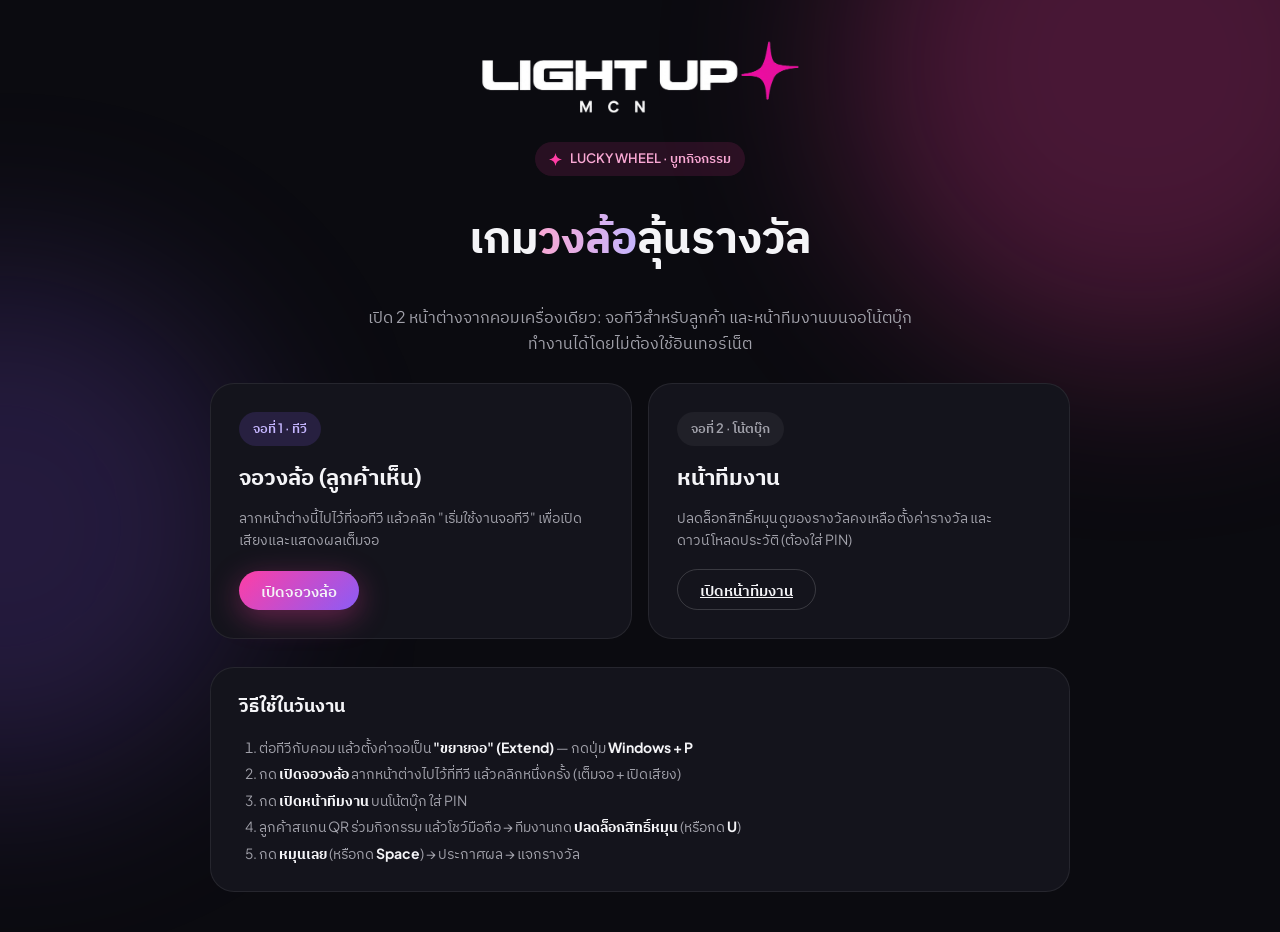
<file: index.html>
<!doctype html>
<html lang="th">
<head>
  <meta charset="utf-8">
  <meta name="viewport" content="width=device-width, initial-scale=1">
  <title>วงล้อ LIGHT UP — เริ่มต้น</title>
  <link rel="preconnect" href="https://fonts.googleapis.com">
  <link rel="preconnect" href="https://fonts.gstatic.com" crossorigin>
  <link href="https://fonts.googleapis.com/css2?family=IBM+Plex+Sans+Thai:wght@400;500;600;700&family=Plus+Jakarta+Sans:wght@400;500;600;700&display=swap" rel="stylesheet">
  <link rel="stylesheet" href="css/base.css?v=14">
  <style>
    body { min-height: 100vh; display: grid; place-items: center; padding: 40px 16px; }
    .wrap { position: relative; z-index: 1; width: min(860px, 100%); display: flex; flex-direction: column; align-items: center; gap: 28px; text-align: center; }
    .logo { width: min(320px, 70vw); }
    h1 { font-family: var(--font-thai-head); font-weight: 700; font-size: clamp(28px, 5vw, 44px); margin: 0; }
    .lead { color: var(--text-muted); margin: 0; line-height: 1.6; }
    .cards { display: grid; grid-template-columns: 1fr 1fr; gap: 16px; width: 100%; }
    .card { background: var(--surface); border: 1px solid var(--line); border-radius: 24px; padding: 28px; display: flex; flex-direction: column; align-items: flex-start; gap: 10px; text-align: left; transition: box-shadow .2s; }
    .card:hover { box-shadow: 0 0 40px rgba(255, 62, 165, .15); }
    .card h2 { font-family: var(--font-thai-head); font-size: 22px; margin: 4px 0 0; }
    .card p { color: var(--text-muted); margin: 0 0 8px; line-height: 1.55; font-size: 14px; }
    .card .btn { margin-top: auto; }
    .how { width: 100%; background: var(--surface); border: 1px solid var(--line); border-radius: 24px; padding: 24px 28px; text-align: left; }
    .how h3 { font-family: var(--font-thai-head); margin: 0 0 12px; font-size: 18px; }
    .how ol { margin: 0; padding-left: 20px; color: var(--text-muted); line-height: 1.9; font-size: 14px; }
    .how b { color: var(--text); }
    @media (max-width: 640px) { .cards { grid-template-columns: 1fr; } }
  </style>
</head>
<body class="glow-bg">
  <div class="wrap">
    <img class="logo" src="assets/logo-white.png" alt="LIGHT UP MCN">
    <span class="chip chip-pink"><span class="star"></span> LUCKY WHEEL · บูทกิจกรรม</span>
    <h1>เกม<span class="grad-text">วงล้อ</span>ลุ้นรางวัล</h1>
    <p class="lead">เปิด 2 หน้าต่างจากคอมเครื่องเดียว: จอทีวีสำหรับลูกค้า และหน้าทีมงานบนจอโน้ตบุ๊ก<br>ทำงานได้โดยไม่ต้องใช้อินเทอร์เน็ต</p>

    <div class="cards">
      <div class="card">
        <span class="chip chip-violet">จอที่ 1 · ทีวี</span>
        <h2>จอวงล้อ (ลูกค้าเห็น)</h2>
        <p>ลากหน้าต่างนี้ไปไว้ที่จอทีวี แล้วคลิก "เริ่มใช้งานจอทีวี" เพื่อเปิดเสียงและแสดงผลเต็มจอ</p>
        <button class="btn btn-primary" onclick="if (LW.tvAlive()) this.textContent = 'จอวงล้อเปิดอยู่แล้ว'; else LW.openTv()">เปิดจอวงล้อ</button>
      </div>
      <div class="card">
        <span class="chip">จอที่ 2 · โน้ตบุ๊ก</span>
        <h2>หน้าทีมงาน</h2>
        <p>ปลดล็อกสิทธิ์หมุน ดูของรางวัลคงเหลือ ตั้งค่ารางวัล และดาวน์โหลดประวัติ (ต้องใส่ PIN)</p>
        <a class="btn" href="control.html">เปิดหน้าทีมงาน</a>
      </div>
    </div>

    <div class="how">
      <h3>วิธีใช้ในวันงาน</h3>
      <ol>
        <li>ต่อทีวีกับคอม แล้วตั้งค่าจอเป็น <b>"ขยายจอ" (Extend)</b> — กดปุ่ม <b>Windows + P</b></li>
        <li>กด <b>เปิดจอวงล้อ</b> ลากหน้าต่างไปไว้ที่ทีวี แล้วคลิกหนึ่งครั้ง (เต็มจอ + เปิดเสียง)</li>
        <li>กด <b>เปิดหน้าทีมงาน</b> บนโน้ตบุ๊ก ใส่ PIN</li>
        <li>ลูกค้าสแกน QR ร่วมกิจกรรม แล้วโชว์มือถือ → ทีมงานกด <b>ปลดล็อกสิทธิ์หมุน</b> (หรือกด <b>U</b>)</li>
        <li>กด <b>หมุนเลย</b> (หรือกด <b>Space</b>) → ประกาศผล → แจกรางวัล</li>
      </ol>
    </div>
  </div>
  <script src="js/store.js?v=14"></script>
</body>
</html>
</file>
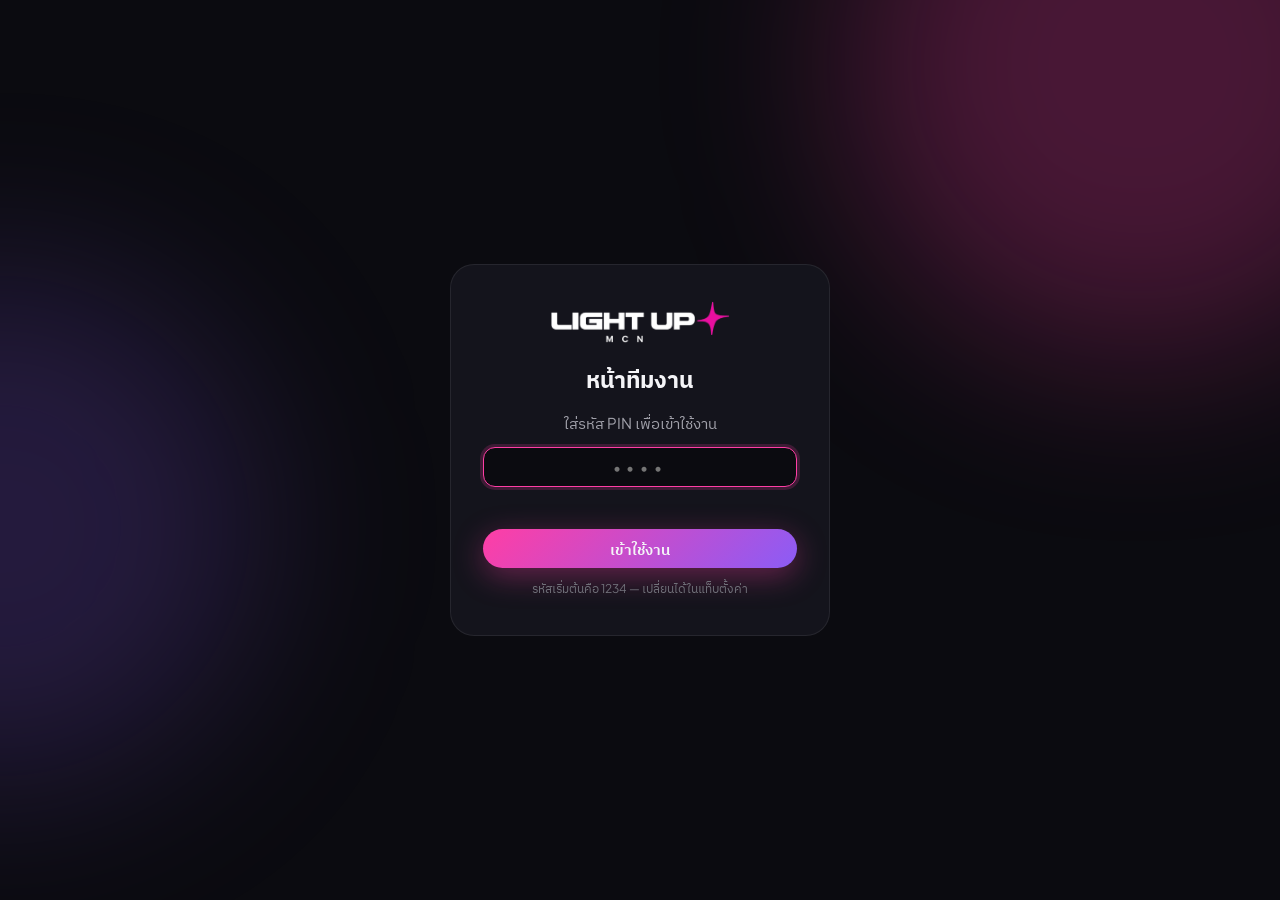
<file: control.html>
<!doctype html>
<html lang="th">
<head>
  <meta charset="utf-8">
  <meta name="viewport" content="width=device-width, initial-scale=1">
  <title>วงล้อ LIGHT UP — หน้าทีมงาน</title>
  <link rel="preconnect" href="https://fonts.googleapis.com">
  <link rel="preconnect" href="https://fonts.gstatic.com" crossorigin>
  <link href="https://fonts.googleapis.com/css2?family=IBM+Plex+Sans+Thai:wght@400;500;600;700&family=Plus+Jakarta+Sans:wght@400;500;600;700&family=Unbounded:wght@700;800&display=swap" rel="stylesheet">
  <link rel="stylesheet" href="css/base.css?v=14">
  <link rel="stylesheet" href="css/control.css?v=14">
</head>
<body class="glow-bg">

  <!-- ใส่ PIN ก่อนเข้า -->
  <div class="pin-gate" id="pinGate">
    <form class="pin-card" id="pinForm">
      <img src="assets/logo-white.png" alt="LIGHT UP MCN" class="pin-logo">
      <h2>หน้าทีมงาน</h2>
      <p>ใส่รหัส PIN เพื่อเข้าใช้งาน</p>
      <input id="pinInput" type="password" inputmode="numeric" autocomplete="off" placeholder="••••" aria-label="รหัส PIN">
      <div class="pin-error" id="pinError"></div>
      <button class="btn btn-primary" type="submit">เข้าใช้งาน</button>
      <small>รหัสเริ่มต้นคือ 1234 — เปลี่ยนได้ในแท็บตั้งค่า</small>
    </form>
  </div>

  <div class="app">
    <header class="topbar">
      <img src="assets/logo-white.png" alt="LIGHT UP MCN" class="top-logo">
      <nav class="tabs" id="tabs">
        <button data-tab="control" class="active">ควบคุม</button>
        <button data-tab="prizes">รางวัล</button>
        <button data-tab="settings">ตั้งค่า</button>
        <button data-tab="history">ประวัติ</button>
      </nav>
      <div class="top-right">
        <span class="chip" id="tvStatus"><span class="dot"></span> จอทีวี</span>
        <button class="btn btn-sm" id="openTv">เปิดจอทีวี</button>
      </div>
    </header>

    <!-- เตือนเมื่อจอไม่ได้ตั้งเป็นแบบขยาย (Extend) -->
    <div class="screen-warn" id="screenWarn">
      <div class="screen-warn-icon">!</div>
      <div>
        <strong>ระวัง: ลูกค้าอาจเห็นหน้านี้</strong>
        <p>ตอนนี้คอมใช้จอเดียว หรือต่อทีวีแบบ "ทำซ้ำ" (ทีวีแสดงภาพเดียวกับจอนี้) — กด <kbd>Windows</kbd> + <kbd>P</kbd> แล้วเลือก <b>ขยาย (Extend)</b></p>
      </div>
    </div>

    <!-- ===== ควบคุม ===== -->
    <section class="tab-page active" data-page="control">
      <div class="control-grid">
        <div class="card action-card">
          <div class="label">สถานะจอทีวี</div>
          <div class="phase-text" id="phaseText">—</div>
          <button class="btn btn-primary big-action" id="bigAction">ปลดล็อกสิทธิ์หมุน</button>
          <div class="action-row">
            <button class="btn btn-sm" id="spinNow">หมุนเลย</button>
            <button class="btn btn-sm" id="lockBtn">ยกเลิกสิทธิ์</button>
            <button class="btn btn-sm" id="closeResult">ปิดหน้าประกาศผล</button>
          </div>
          <div class="kbd-hint">คีย์ลัด: <kbd>U</kbd> ปลดล็อก · <kbd>Space</kbd> หมุน (ใช้ได้เมื่ออยู่ในแท็บควบคุม)</div>
        </div>

        <div class="card">
          <div class="label">ผลล่าสุด</div>
          <div class="last-result" id="lastResult">ยังไม่มีการหมุน</div>
          <div class="stats">
            <div><span class="num" id="statSpins">0</span><span>หมุนแล้ว (ครั้ง)</span></div>
            <div><span class="num" id="statGiven">0</span><span>แจกรางวัลแล้ว (ชิ้น)</span></div>
          </div>
        </div>

        <div class="card wide">
          <div class="card-head">
            <div class="label">ของรางวัลคงเหลือ</div>
            <span class="muted small">อัปเดตทันทีทุกครั้งที่หมุน</span>
          </div>
          <div class="stock-list" id="stockList"></div>
        </div>

        <div class="card wide screen-card">
          <div>
            <div class="label">เช็กจอก่อนเปิดบูท</div>
            <p class="screen-line" id="screenLine">—</p>
          </div>
          <button class="btn btn-sm" id="identify">ทดสอบ: จอไหนคือทีวี?</button>
        </div>
      </div>
    </section>

    <!-- ===== รางวัล ===== -->
    <section class="tab-page" data-page="prizes">
      <div class="card">
        <div class="card-head">
          <div>
            <h3>รายการรางวัล</h3>
            <p class="muted small">ทุกช่องบนวงล้อมีขนาดเท่ากัน แต่ "โอกาส" กำหนดว่าแต่ละรางวัลออกบ่อยแค่ไหน · เว้นช่อง "จำนวน" ว่างไว้ = ไม่จำกัด</p>
          </div>
          <button class="btn btn-sm" id="addPrize">+ เพิ่มรางวัล</button>
        </div>
        <div class="table-wrap">
          <table class="prize-table">
            <thead>
              <tr>
                <th></th>
                <th>รูป</th>
                <th>ชื่อรางวัล</th>
                <th>ประเภท</th>
                <th title="ตัวเลขยิ่งน้อย ยิ่งออกยาก">โอกาส</th>
                <th>โอกาสจริง</th>
                <th>จำนวน</th>
                <th>แจก / เหลือ</th>
                <th title="รางวัลนี้จะยังไม่ออก จนกว่าจะหมุนครบจำนวนครั้งนี้">ออกได้หลังครั้งที่</th>
                <th>สีช่อง</th>
                <th></th>
              </tr>
            </thead>
            <tbody id="prizeRows"></tbody>
          </table>
        </div>
      </div>

      <div class="card">
        <div class="card-head">
          <div>
            <h3>ทดลองสุ่ม</h3>
            <p class="muted small">จำลองการหมุนหลายครั้งตามค่าที่ตั้งไว้ (รวมที่ยังไม่บันทึก) โดยไม่บันทึกลงประวัติจริง และไม่หักของรางวัลจริง</p>
          </div>
          <div class="sim-controls">
            <select id="simTimes">
              <option value="100">100 ครั้ง</option>
              <option value="500" selected>500 ครั้ง</option>
              <option value="1000">1,000 ครั้ง</option>
            </select>
            <button class="btn btn-sm" id="simulate">ทดลอง</button>
          </div>
        </div>
        <div class="sim-result" id="simResult"></div>
      </div>
    </section>

    <!-- ===== ตั้งค่า ===== -->
    <section class="tab-page" data-page="settings">
      <div class="settings-grid">
        <div class="card">
          <h3>ข้อความบนจอทีวี</h3>
          <label>หัวข้อใหญ่<input data-set="title" type="text"></label>
          <label>คำอธิบาย<input data-set="subtitle" type="text"></label>
          <label>ข้อความใต้ QR<input data-set="qrCaption" type="text"></label>
          <label>ขั้นตอนที่ 1<input data-step="0" type="text"></label>
          <label>ขั้นตอนที่ 2<input data-step="1" type="text"></label>
          <label>ขั้นตอนที่ 3<input data-step="2" type="text"></label>
        </div>

        <div class="card">
          <h3>รูป QR</h3>
          <p class="muted small">อัปโหลดรูป QR ที่ทำไว้ (PNG/JPG) เช่น QR ของ LINE OA, IG หรือ Google Form</p>
          <div class="qr-upload">
            <div class="qr-preview" id="qrPreview"></div>
            <div class="qr-actions">
              <span class="muted small" id="qrNote"></span>
              <label class="btn btn-sm file-btn">เปลี่ยนรูป<input type="file" id="qrFile" accept="image/*"></label>
              <button class="btn btn-sm" id="qrRemove">กลับไปใช้รูปเริ่มต้น</button>
            </div>
          </div>
        </div>

        <div class="card">
          <h3>การเล่น</h3>
          <label class="switch"><input data-set="requireUnlock" type="checkbox"><span>ต้องให้ทีมงานปลดล็อกก่อนหมุน</span></label>
          <label class="switch"><input data-set="sound" type="checkbox"><span>เปิดเสียง</span></label>
          <label>เอฟเฟกต์พื้นหลังจอทีวี
            <select data-set="fx">
              <option value="full">เต็ม (แวววาวที่สุด)</option>
              <option value="lite">เบา (ถ้าวงล้อหมุนกระตุก)</option>
              <option value="off">ปิด</option>
            </select>
          </label>
          <label>เวลาหมุน (วินาที)<input data-set="spinSeconds" type="number" min="2" max="15"></label>
          <label>แสดงหน้าประกาศผลนาน (วินาที)<input data-set="resultSeconds" type="number" min="3" max="60"></label>
          <label>โชว์วิดีโอโลโก้เมื่อไม่มีคนเล่นนาน (วินาที, 0 = ปิด)<input data-set="idleSeconds" type="number" min="0" max="600"></label>
        </div>

        <div class="card">
          <h3>ความปลอดภัยและสำรองข้อมูล</h3>
          <label>รหัส PIN หน้าทีมงาน<input data-set="pin" type="text" inputmode="numeric"></label>
          <div class="btn-col">
            <button class="btn btn-sm" id="exportConfig">ดาวน์โหลดไฟล์ตั้งค่า (สำรอง)</button>
            <label class="btn btn-sm file-btn">นำเข้าไฟล์ตั้งค่า<input type="file" id="importConfig" accept=".json,application/json"></label>
            <button class="btn btn-sm btn-danger" id="resetConfig">คืนค่าตัวอย่างทั้งหมด</button>
          </div>
        </div>
      </div>
    </section>

    <!-- ===== ประวัติ ===== -->
    <section class="tab-page" data-page="history">
      <div class="card">
        <div class="card-head">
          <div>
            <h3>ประวัติการหมุน</h3>
            <p class="muted small" id="historyCount"></p>
          </div>
          <div class="btn-row">
            <button class="btn btn-sm" id="exportCsv">ดาวน์โหลด Excel (CSV)</button>
            <button class="btn btn-sm btn-danger" id="clearLog">ล้างประวัติ (เริ่มนับใหม่)</button>
          </div>
        </div>
        <div class="table-wrap">
          <table class="history-table">
            <thead><tr><th>ครั้งที่</th><th>เวลา</th><th>รางวัล</th><th>ประเภท</th></tr></thead>
            <tbody id="historyRows"></tbody>
          </table>
        </div>
      </div>
    </section>

    <!-- แถบบันทึก -->
    <div class="save-bar" id="saveBar">
      <span>มีการแก้ไขที่ยังไม่บันทึก</span>
      <button class="btn btn-sm" id="discard">ยกเลิก</button>
      <button class="btn btn-sm btn-primary" id="save">บันทึก</button>
    </div>
    <div class="toast" id="toast"></div>
  </div>

  <!-- กล่องยืนยันในหน้าเว็บ (ใช้แทนกล่องของเบราว์เซอร์ ซึ่งบางที่ถูกปิดไว้) -->
  <div class="modal" id="modal" hidden>
    <div class="modal-card" role="dialog" aria-modal="true" aria-labelledby="modalText">
      <p id="modalText"></p>
      <div class="modal-actions">
        <button class="btn btn-sm" id="modalCancel">ยกเลิก</button>
        <button class="btn btn-sm btn-primary" id="modalOk">ตกลง</button>
      </div>
    </div>
  </div>

  <script src="js/store.js?v=14"></script>
  <script src="js/control.js?v=14"></script>
</body>
</html>
</file>
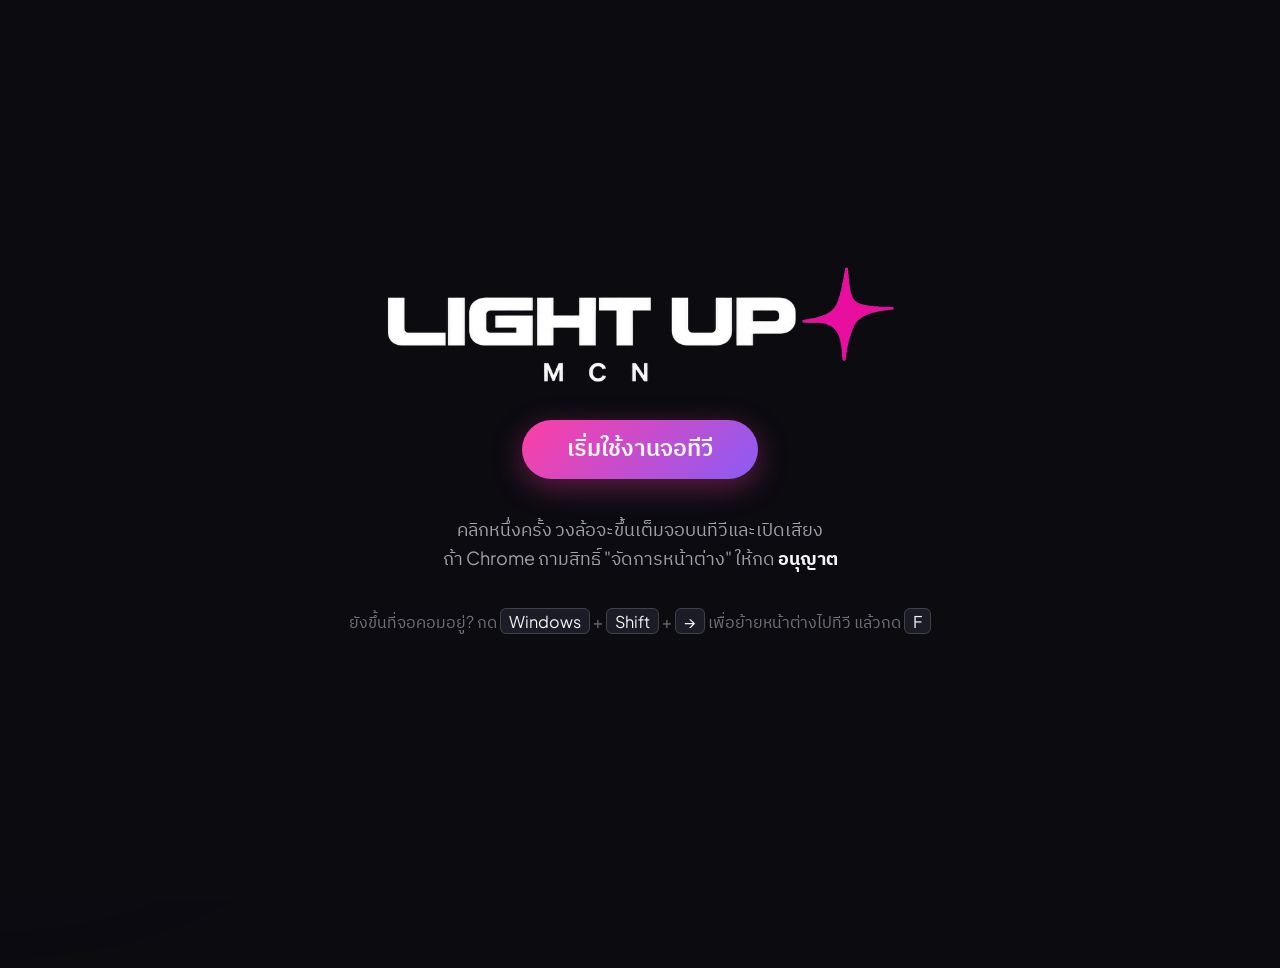
<file: tv.html>
<!doctype html>
<html lang="th">
<head>
  <meta charset="utf-8">
  <meta name="viewport" content="width=device-width, initial-scale=1">
  <title>วงล้อ LIGHT UP — จอทีวี</title>
  <link rel="preconnect" href="https://fonts.googleapis.com">
  <link rel="preconnect" href="https://fonts.gstatic.com" crossorigin>
  <link href="https://fonts.googleapis.com/css2?family=IBM+Plex+Sans+Thai:wght@400;500;600;700&family=Plus+Jakarta+Sans:wght@400;500;600;700&family=Unbounded:wght@700;800&display=swap" rel="stylesheet">
  <link rel="stylesheet" href="css/base.css?v=14">
  <link rel="stylesheet" href="css/tv.css?v=14">
</head>
<body class="glow-bg" data-phase="attract" data-fx="full">

  <!-- พื้นหลังเคลื่อนไหว -->
  <div class="aurora" aria-hidden="true"><span></span><span></span><span></span><span></span></div>
  <div class="beams" aria-hidden="true"><span></span><span></span></div>
  <canvas class="fx" id="fx" aria-hidden="true"></canvas>
  <div class="flash" id="flash" aria-hidden="true"></div>

  <main class="stage">
    <!-- วงล้อ -->
    <section class="wheel-area">
      <div class="wheel-wrap" id="wheelWrap">
        <div class="halo" aria-hidden="true"></div>
        <div class="orbits" aria-hidden="true"><span></span><span></span><span></span></div>
        <div class="rays" aria-hidden="true"></div>
        <div class="rays rays-2" aria-hidden="true"></div>
        <div class="rim" aria-hidden="true"></div>
        <div class="lights" id="lights"></div>
        <canvas id="wheel" aria-label="วงล้อรางวัล"></canvas>
        <div class="gloss" aria-hidden="true"></div>
        <svg class="pointer" id="pointer" viewBox="0 0 60 80" aria-hidden="true">
          <defs>
            <linearGradient id="pg" x1="0" y1="0" x2="1" y2="1">
              <stop offset="0" stop-color="#FF3EA5"/><stop offset="1" stop-color="#8B5CF6"/>
            </linearGradient>
          </defs>
          <path d="M30 78 L6 22 A26 26 0 1 1 54 22 Z" fill="url(#pg)"/>
          <circle cx="30" cy="26" r="9" fill="#0B0B10"/>
        </svg>
        <button class="hub" id="hub" aria-label="หมุน"><span class="star"></span></button>
      </div>
    </section>

    <!-- แผงข้อความด้านขวา -->
    <section class="panel">
      <img class="logo" src="assets/logo-white.png" alt="LIGHT UP MCN">

      <span class="chip chip-pink eyebrow"><span class="star"></span> LUCKY WHEEL</span>
      <h1 id="title">หมุนวงล้อ ลุ้นรางวัล</h1>
      <p class="subtitle" id="subtitle"></p>

      <!-- รอสแกน -->
      <div class="state state-attract">
        <div class="qr-card">
          <div class="qr-box" id="qrBox"></div>
          <div class="qr-side">
            <div class="qr-caption" id="qrCaption"></div>
            <ol class="steps" id="steps"></ol>
          </div>
        </div>
      </div>

      <!-- พร้อมหมุน -->
      <div class="state state-ready">
        <div class="ready-card">
          <span class="chip chip-violet"><span class="dot live"></span> สิทธิ์ของคุณพร้อมแล้ว</span>
          <div class="ready-title">ถึงตาคุณแล้ว!</div>
          <button class="btn btn-primary spin-btn" id="spinBtn">หมุนเลย</button>
          <div class="hint">หรือกดปุ่ม Space</div>
        </div>
        <div class="mini-qr" id="miniQr"></div>
      </div>

      <!-- กำลังหมุน -->
      <div class="state state-spinning">
        <div class="ready-card">
          <div class="ready-title spinning-text">ลุ้น<span class="grad-text">เลย</span>...</div>
          <div class="hint">วงล้อกำลังหมุน</div>
        </div>
      </div>

      <!-- รางวัลหมด -->
      <div class="state state-empty">
        <div class="ready-card">
          <div class="ready-title">ของรางวัลหมดแล้ว</div>
          <div class="hint">ขอบคุณทุกคนที่มาร่วมสนุกกับเรา</div>
        </div>
      </div>
    </section>
  </main>

  <!-- ประกาศผล -->
  <div class="result" id="result" aria-live="polite">
    <div class="result-rays" aria-hidden="true"></div>
    <div class="shock" aria-hidden="true"><span></span><span></span><span></span></div>
    <div class="result-inner">
      <img class="result-logo" src="assets/logo-white.png" alt="LIGHT UP MCN">
      <div class="result-head" id="resultHead"></div>
      <div class="result-prize" id="resultPrize" aria-hidden="true">
        <div class="rp-rays"></div>
        <div class="rp-glow"></div>
        <div class="rp-ring"></div>
        <div class="rp-ring rp-ring-2"></div>
        <div class="rp-item"><img id="resultImg" alt=""><span class="rp-shine"></span></div>
        <div class="rp-floor"></div>
        <span class="star rp-spark rp-spark-1"></span>
        <span class="star rp-spark rp-spark-2"></span>
        <span class="star rp-spark rp-spark-3"></span>
      </div>
      <div class="result-name" id="resultName"></div>
      <div class="result-sub" id="resultSub"></div>
    </div>
    <div class="result-timer"><span id="resultBar"></span></div>
  </div>

  <canvas class="confetti" id="confetti"></canvas>

  <!-- หน้ารอเมื่อไม่มีคนเล่นนาน ๆ -->
  <div class="idle" id="idle">
    <video src="assets/logo-motion.mp4" autoplay muted loop playsinline></video>
    <div class="idle-text"><span class="star"></span> มาหมุนวงล้อ ลุ้นรางวัลกันเลย</div>
    <div class="idle-qr"><div class="qr-box" id="idleQr"></div><span id="idleQrCaption"></span></div>
  </div>

  <!-- ทีมงานกด "จอไหนคือทีวี?" -->
  <div class="identify" id="identify"><span class="star"></span> นี่คือจอลูกค้า</div>

  <!-- เปิดจอวงล้อซ้ำ -->
  <div class="dup" id="dup">
    <div class="dup-title">หน้าต่างนี้หยุดทำงาน</div>
    <p id="dupText"></p>
    <p>ปิดหน้าต่างนี้ได้เลย หรือกดปุ่มด้านล่างถ้าต้องการใช้หน้าต่างนี้เป็นจอวงล้อแทน</p>
    <button class="btn btn-primary" id="dupTake">ใช้หน้าต่างนี้แทน</button>
  </div>

  <!-- คลิกครั้งแรก เพื่อเปิดเสียงและเต็มจอ -->
  <div class="start" id="start">
    <img class="logo" src="assets/logo-white.png" alt="">
    <button class="btn btn-primary">เริ่มใช้งานจอทีวี</button>
    <p>คลิกหนึ่งครั้ง วงล้อจะขึ้นเต็มจอบนทีวีและเปิดเสียง<br>ถ้า Chrome ถามสิทธิ์ "จัดการหน้าต่าง" ให้กด <b>อนุญาต</b></p>
    <p class="start-tip">ยังขึ้นที่จอคอมอยู่? กด <kbd>Windows</kbd> + <kbd>Shift</kbd> + <kbd>→</kbd> เพื่อย้ายหน้าต่างไปทีวี แล้วกด <kbd>F</kbd></p>
  </div>

  <script src="js/store.js?v=14"></script>
  <script src="js/tv.js?v=14"></script>
  <script src="js/fx.js?v=14"></script>
</body>
</html>
</file>
<file: css/base.css>
/* ค่าสีและฟอนต์ตาม CI ของ LIGHT UP MCN (Midnight Neon) */
:root {
  --night: #0B0B10;
  --surface: #14141C;
  --surface-raised: #1C1C26;
  --text: #F4F4F7;
  --text-muted: #A1A1AA;
  --text-faint: #71717A;
  --pink: #FF3EA5;
  --pink-light: #F9A8D4;
  --violet: #8B5CF6;
  --violet-light: #C4B5FD;
  --line: rgba(255, 255, 255, 0.08);
  --line-strong: rgba(255, 255, 255, 0.16);
  --neon-gradient: linear-gradient(135deg, #FF3EA5, #8B5CF6);
  --text-gradient: linear-gradient(90deg, #F9A8D4, #C4B5FD);
  --success: #34D399;
  --danger: #F43F5E;
  --cyan: #22D3EE;

  /* ถ้าไม่มีอินเทอร์เน็ต จะใช้ฟอนต์ไทยที่มีในเครื่อง Windows แทน */
  --font-display: 'Unbounded', 'IBM Plex Sans Thai', 'Leelawadee UI', Tahoma, sans-serif;
  --font-thai-head: 'IBM Plex Sans Thai', 'Leelawadee UI', Tahoma, sans-serif;
  --font-body: 'Plus Jakarta Sans', 'IBM Plex Sans Thai', 'Leelawadee UI', Tahoma, sans-serif;
}

* { box-sizing: border-box; }

html, body {
  margin: 0;
  background: var(--night);
  color: var(--text);
  font-family: var(--font-body);
  -webkit-font-smoothing: antialiased;
}

/* แสงเรืองชมพูมุมบนขวา + ม่วงฝั่งซ้าย */
.glow-bg::before,
.glow-bg::after {
  content: '';
  position: fixed;
  border-radius: 50%;
  filter: blur(90px);
  pointer-events: none;
  z-index: 0;
}
.glow-bg::before {
  width: 46vw; height: 46vw;
  top: -18vw; right: -12vw;
  background: rgba(255, 62, 165, 0.25);
}
.glow-bg::after {
  width: 40vw; height: 40vw;
  top: 30vh; left: -20vw;
  background: rgba(139, 92, 246, 0.20);
}

.grad-text {
  background: var(--text-gradient);
  -webkit-background-clip: text;
  background-clip: text;
  color: transparent;
}

/* ปุ่ม */
.btn {
  display: inline-flex;
  align-items: center;
  justify-content: center;
  gap: .5em;
  border-radius: 999px;
  border: 1px solid var(--line-strong);
  background: transparent;
  color: var(--text);
  font: 600 15px/1 var(--font-body);
  padding: 12px 22px;
  cursor: pointer;
  transition: transform .15s, box-shadow .2s, background .2s, opacity .2s;
  white-space: nowrap;
}
.btn:hover { background: rgba(255, 255, 255, 0.05); }
.btn:active { transform: scale(.97); }
.btn:disabled { opacity: .4; cursor: not-allowed; transform: none; }
.btn-primary {
  border: 0;
  background: var(--neon-gradient);
  box-shadow: 0 8px 30px rgba(255, 62, 165, 0.35);
}
.btn-primary:hover { background: var(--neon-gradient); box-shadow: 0 8px 40px rgba(255, 62, 165, 0.5); }
.btn-danger { border-color: rgba(244, 63, 94, .5); color: #FDA4AF; }
.btn-danger:hover { background: rgba(244, 63, 94, .1); }
.btn-sm { padding: 8px 14px; font-size: 13px; }
.btn-icon { padding: 8px; width: 34px; height: 34px; font-size: 14px; }

/* ป้าย */
.chip {
  display: inline-flex;
  align-items: center;
  gap: 8px;
  padding: 6px 14px;
  border-radius: 999px;
  background: rgba(255, 255, 255, 0.05);
  color: var(--text-muted);
  font-size: 13px;
  font-weight: 600;
}
.chip .dot { width: 8px; height: 8px; border-radius: 50%; background: var(--text-faint); }
.chip-pink { background: rgba(255, 62, 165, 0.12); color: var(--pink-light); }
.chip-violet { background: rgba(139, 92, 246, 0.16); color: var(--violet-light); }

.star {
  display: inline-block;
  width: 1em; height: 1em;
  background: var(--pink);
  -webkit-mask: url("data:image/svg+xml,%3Csvg xmlns='http://www.w3.org/2000/svg' viewBox='0 0 24 24'%3E%3Cpath d='M12 0C12.9 7.2 16.8 11.1 24 12C16.8 12.9 12.9 16.8 12 24C11.1 16.8 7.2 12.9 0 12C7.2 11.1 11.1 7.2 12 0Z'/%3E%3C/svg%3E") center / contain no-repeat;
          mask: url("data:image/svg+xml,%3Csvg xmlns='http://www.w3.org/2000/svg' viewBox='0 0 24 24'%3E%3Cpath d='M12 0C12.9 7.2 16.8 11.1 24 12C16.8 12.9 12.9 16.8 12 24C11.1 16.8 7.2 12.9 0 12C7.2 11.1 11.1 7.2 12 0Z'/%3E%3C/svg%3E") center / contain no-repeat;
}
</file>
<file: css/control.css>
/* หน้าทีมงาน — ใช้บนจอโน้ตบุ๊ก */
body { min-height: 100vh; font-size: 15px; }
.app { position: relative; z-index: 1; max-width: 1280px; margin: 0 auto; padding: 0 24px 120px; }
body.locked .app { display: none; }

h2, h3 { font-family: var(--font-thai-head); font-weight: 700; margin: 0; }
h3 { font-size: 20px; }
.muted { color: var(--text-muted); }
.small { font-size: 13px; }
p { margin: 6px 0 0; line-height: 1.5; }

/* ---------- PIN ---------- */
.pin-gate { position: fixed; inset: 0; z-index: 50; display: none; place-items: center; padding: 16px; }
body.locked .pin-gate { display: grid; }
.pin-card {
  width: min(380px, 100%);
  background: var(--surface);
  border: 1px solid var(--line);
  border-radius: 24px;
  padding: 36px 32px;
  display: flex;
  flex-direction: column;
  align-items: center;
  gap: 12px;
  text-align: center;
}
.pin-logo { width: 180px; margin-bottom: 8px; }
.pin-card p { color: var(--text-muted); margin: 0; }
.pin-card input { text-align: center; font-size: 24px; letter-spacing: .4em; width: 100%; }
.pin-card small { color: var(--text-faint); font-size: 12px; }
.pin-error { color: var(--danger); font-size: 13px; min-height: 18px; }
.pin-card .btn { width: 100%; }

/* ---------- แถบบน ---------- */
.topbar {
  position: sticky;
  top: 0;
  z-index: 5;
  display: flex;
  align-items: center;
  gap: 24px;
  padding: 16px 0;
  background: rgba(11, 11, 16, .85);
  backdrop-filter: blur(12px);
  border-bottom: 1px solid var(--line);
  margin-bottom: 24px;
  flex-wrap: wrap;
}
.top-logo { width: 130px; }
.tabs { display: flex; gap: 4px; background: var(--surface); border: 1px solid var(--line); border-radius: 999px; padding: 4px; }
.tabs button {
  border: 0;
  background: transparent;
  color: var(--text-muted);
  font: 600 14px/1 var(--font-body);
  padding: 10px 18px;
  border-radius: 999px;
  cursor: pointer;
}
.tabs button.active { background: var(--neon-gradient); color: #fff; }
.top-right { margin-left: auto; display: flex; gap: 10px; align-items: center; }
#tvStatus.on .dot { background: var(--success); box-shadow: 0 0 8px var(--success); }
#tvStatus.on { color: var(--text); }
#tvStatus.off .dot { background: var(--danger); }

.tab-page { display: none; }
.tab-page.active { display: block; }

/* ---------- การ์ด ---------- */
.card {
  background: var(--surface);
  border: 1px solid var(--line);
  border-radius: 24px;
  padding: 24px;
  margin-bottom: 20px;
}
.card-head { display: flex; justify-content: space-between; align-items: flex-start; gap: 16px; margin-bottom: 16px; flex-wrap: wrap; }
.label { color: var(--text-muted); font-size: 13px; font-weight: 600; text-transform: uppercase; letter-spacing: .06em; }

/* ---------- ควบคุม ---------- */
.control-grid { display: grid; grid-template-columns: 1.2fr 1fr; gap: 20px; }
.control-grid .card { margin: 0; }
.control-grid .wide { grid-column: 1 / -1; }
.action-card { display: flex; flex-direction: column; gap: 14px; }
.phase-text { font-family: var(--font-thai-head); font-weight: 700; font-size: 26px; }
.big-action { font-size: 20px; padding: 20px; font-family: var(--font-thai-head); }
.action-row, .btn-row, .btn-col { display: flex; gap: 8px; flex-wrap: wrap; }
.btn-col { flex-direction: column; align-items: flex-start; margin-top: 8px; }
.kbd-hint { color: var(--text-faint); font-size: 12px; }
kbd { background: var(--surface-raised); border: 1px solid var(--line-strong); border-radius: 6px; padding: 1px 6px; font-family: inherit; font-size: 11px; }

.last-result { font-family: var(--font-thai-head); font-weight: 700; font-size: 28px; margin: 10px 0 18px; }
.last-result small { display: block; font-family: var(--font-body); font-weight: 400; font-size: 13px; color: var(--text-faint); margin-top: 4px; }
.stats { display: grid; grid-template-columns: 1fr 1fr; gap: 12px; }
.stats > div { background: var(--surface-raised); border-radius: 16px; padding: 16px; display: flex; flex-direction: column; gap: 4px; }
.stats span:last-child { color: var(--text-muted); font-size: 13px; }
.num { font-family: var(--font-display); font-weight: 800; font-size: 36px; line-height: 1.1; }

.stock-list { display: grid; grid-template-columns: repeat(auto-fill, minmax(260px, 1fr)); gap: 12px; }
.stock-item { background: var(--surface-raised); border-radius: 16px; padding: 14px 16px; display: grid; gap: 8px; }
.stock-item.out { opacity: .55; }
.stock-top { display: flex; justify-content: space-between; align-items: baseline; gap: 8px; }
.stock-name { font-weight: 600; display: flex; align-items: center; gap: 8px; min-width: 0; }
.stock-name .sw { flex: none; width: 10px; height: 10px; border-radius: 3px; box-shadow: 0 0 0 1px var(--line-strong); }
.stock-left { font-family: var(--font-display); font-weight: 800; font-size: 20px; white-space: nowrap; }
.stock-left small { font-family: var(--font-body); font-weight: 500; font-size: 12px; color: var(--text-faint); }
.bar { height: 6px; border-radius: 99px; background: var(--line); overflow: hidden; }
.bar span { display: block; height: 100%; background: var(--neon-gradient); border-radius: 99px; }
.stock-meta { font-size: 12px; color: var(--text-faint); display: flex; justify-content: space-between; gap: 8px; }
.stock-meta .warn { color: #FDA4AF; }

/* ---------- เช็กจอ ---------- */
.screen-warn {
  display: none;
  gap: 16px;
  align-items: flex-start;
  background: rgba(244, 63, 94, .1);
  border: 1px solid rgba(244, 63, 94, .5);
  border-radius: 24px;
  padding: 18px 22px;
  margin-bottom: 20px;
}
body.not-extended .screen-warn { display: flex; }
.screen-warn strong { font-family: var(--font-thai-head); font-size: 17px; color: #FDA4AF; }
.screen-warn p { color: var(--text); margin-top: 4px; }
.screen-warn-icon { flex: none; width: 32px; height: 32px; border-radius: 50%; background: var(--danger); color: #fff; display: grid; place-items: center; font-weight: 800; }
.screen-card { display: flex; justify-content: space-between; align-items: center; gap: 16px; flex-wrap: wrap; }
.screen-line { font-size: 14px; }
.screen-line .ok { color: var(--success); font-weight: 600; }
.screen-line .bad { color: #FDA4AF; font-weight: 600; }

/* ---------- ฟอร์ม ---------- */
input[type="text"], input[type="number"], input[type="password"], select {
  background: var(--night);
  border: 1px solid var(--line-strong);
  border-radius: 12px;
  color: var(--text);
  font: 500 14px var(--font-body);
  padding: 10px 12px;
  outline: none;
  transition: border-color .15s, box-shadow .15s;
}
input:focus, select:focus { border-color: var(--pink); box-shadow: 0 0 0 3px rgba(255, 62, 165, .18); }
input[type="number"] { width: 90px; }
.settings-grid { display: grid; grid-template-columns: 1fr 1fr; gap: 20px; }
.settings-grid .card { margin: 0; display: flex; flex-direction: column; gap: 14px; }
.settings-grid label { display: flex; flex-direction: column; gap: 6px; color: var(--text-muted); font-size: 13px; font-weight: 600; }
.settings-grid label input[type="text"] { width: 100%; }
label.switch { flex-direction: row !important; align-items: center; gap: 10px !important; color: var(--text) !important; font-size: 14px !important; cursor: pointer; }
.switch input { width: 18px; height: 18px; accent-color: var(--pink); }
.file-btn { position: relative; overflow: hidden; }
.file-btn input { position: absolute; inset: 0; opacity: 0; cursor: pointer; }

.qr-upload { display: flex; gap: 20px; align-items: center; }
.qr-preview { width: 150px; aspect-ratio: 1; border-radius: 16px; background: #fff; padding: 10px; display: grid; place-items: center; }
.qr-preview img { width: 100%; height: 100%; object-fit: contain; }
.qr-preview.empty { background: var(--surface-raised); border: 2px dashed var(--line-strong); color: var(--text-faint); font-size: 12px; text-align: center; }
.qr-actions { display: flex; flex-direction: column; gap: 8px; align-items: flex-start; }

/* ---------- ตาราง ---------- */
.table-wrap { overflow-x: auto; }
table { width: 100%; border-collapse: collapse; }
th { text-align: left; color: var(--text-faint); font-size: 12px; font-weight: 600; padding: 8px 8px 12px; white-space: nowrap; border-bottom: 1px solid var(--line); }
td { padding: 8px; border-bottom: 1px solid var(--line); vertical-align: middle; }
.prize-table input[type="text"] { width: 100%; min-width: 160px; }
.prize-table input[type="number"] { width: 80px; }
.prize-table tr.inactive td { opacity: .65; }
.prize-table .chance { font-family: var(--font-display); font-weight: 700; font-size: 15px; white-space: nowrap; }
.prize-table .why { display: block; font-family: var(--font-body); font-weight: 500; font-size: 11px; color: #FDA4AF; margin-top: 2px; white-space: normal; max-width: 140px; }
.prize-table .given { white-space: nowrap; color: var(--text-muted); font-size: 13px; }
.move { display: flex; flex-direction: column; gap: 2px; }
.move button { background: none; border: 0; color: var(--text-faint); cursor: pointer; font-size: 11px; padding: 2px 4px; line-height: 1; }
.move button:hover { color: var(--text); }
.color-cell { display: flex; align-items: center; gap: 6px; }
.color-cell input[type="color"] { width: 34px; height: 34px; border: 1px solid var(--line-strong); border-radius: 10px; background: none; padding: 2px; cursor: pointer; }
.color-cell .auto { font-size: 11px; color: var(--text-faint); background: none; border: 0; cursor: pointer; padding: 0; text-decoration: underline; }
.last-pic { display: block; width: 96px; height: 96px; object-fit: contain; border-radius: 16px; background: radial-gradient(circle, rgba(255, 62, 165, .25), var(--surface-raised) 70%); margin-bottom: 10px; }
.pic-cell { display: flex; align-items: center; gap: 8px; }
.thumb {
  flex: none;
  width: 44px;
  height: 44px;
  border-radius: 12px;
  background: radial-gradient(circle, rgba(255, 62, 165, .25), var(--surface-raised) 70%);
  border: 1px solid var(--line-strong);
  display: grid;
  place-items: center;
  overflow: hidden;
  color: var(--text-faint);
}
.thumb img { width: 100%; height: 100%; object-fit: contain; }
.thumb.none { background: var(--surface-raised); }
.pic-select { max-width: 150px; }
.tier-select.t-jackpot { border-color: var(--pink); color: var(--pink-light); }
.tier-select.t-rare { border-color: var(--violet); color: var(--violet-light); }

.history-table td { font-size: 14px; }
.history-table .tier { font-size: 12px; }
.empty-row td { text-align: center; color: var(--text-faint); padding: 40px; }

.sim-controls { display: flex; gap: 8px; }
.sim-result { display: grid; gap: 10px; }
.sim-row { display: grid; grid-template-columns: 180px 1fr 120px; gap: 12px; align-items: center; font-size: 14px; }
.sim-row .bar { height: 10px; }
.sim-row .v { text-align: right; color: var(--text-muted); font-variant-numeric: tabular-nums; }

/* ---------- กล่องยืนยัน ---------- */
.modal {
  position: fixed;
  inset: 0;
  z-index: 60;
  display: grid;
  place-items: center;
  padding: 16px;
  background: rgba(11, 11, 16, .75);
  backdrop-filter: blur(6px);
}
.modal[hidden] { display: none; }
.modal-card {
  width: min(440px, 100%);
  background: var(--surface-raised);
  border: 1px solid var(--line-strong);
  border-radius: 24px;
  padding: 28px;
  box-shadow: 0 0 40px rgba(255, 62, 165, .2), 0 20px 50px rgba(0, 0, 0, .5);
}
.modal-card p { margin: 0 0 22px; font-size: 16px; line-height: 1.6; white-space: pre-line; }
.modal-actions { display: flex; justify-content: flex-end; gap: 10px; }
.modal.danger #modalOk { background: var(--danger); box-shadow: 0 8px 30px rgba(244, 63, 94, .35); }

/* ---------- แถบบันทึก / แจ้งเตือน ---------- */
.save-bar {
  position: fixed;
  left: 50%;
  bottom: 24px;
  transform: translate(-50%, 140%);
  z-index: 20;
  display: flex;
  align-items: center;
  gap: 12px;
  background: var(--surface-raised);
  border: 1px solid var(--line-strong);
  border-radius: 999px;
  padding: 10px 10px 10px 22px;
  box-shadow: 0 0 40px rgba(255, 62, 165, .15), 0 20px 50px rgba(0, 0, 0, .5);
  transition: transform .3s;
}
.save-bar.show { transform: translate(-50%, 0); }
.toast {
  position: fixed;
  top: 20px;
  left: 50%;
  transform: translate(-50%, -150%);
  z-index: 30;
  background: var(--surface-raised);
  border: 1px solid var(--line-strong);
  border-radius: 999px;
  padding: 12px 22px;
  font-weight: 600;
  transition: transform .3s;
}
.toast.show { transform: translate(-50%, 0); }

@media (max-width: 860px) {
  .control-grid, .settings-grid { grid-template-columns: 1fr; }
  .app { padding: 0 16px 120px; }
  .top-right { margin-left: 0; }
  .sim-row { grid-template-columns: 110px 1fr 90px; }
}
</file>
<file: css/tv.css>
/* จอทีวี — ออกแบบสำหรับจอแนวนอน 16:9 ขนาดทุกอย่างอิงความสูงจอ */
html, body { height: 100%; overflow: hidden; }
body { cursor: default; user-select: none; }

.stage {
  position: relative;
  z-index: 1;
  height: 100vh;
  display: grid;
  grid-template-columns: minmax(0, 1.15fr) minmax(0, 1fr);
  align-items: center;
  gap: 4vw;
  padding: 5vh 5vw;
}

/* ---------- วงล้อ ---------- */
.wheel-area { display: flex; justify-content: center; align-items: center; height: 100%; }

.wheel-wrap {
  position: relative;
  width: min(86vh, 50vw);
  aspect-ratio: 1;
}
.wheel-wrap::before {
  /* แสงเรืองชมพูรอบวงล้อ */
  content: '';
  position: absolute;
  inset: 2%;
  border-radius: 50%;
  box-shadow: 0 0 80px rgba(255, 62, 165, .25), 0 0 160px rgba(139, 92, 246, .18);
}
#wheel {
  position: absolute;
  inset: 5%;
  width: 90%;
  height: 90%;
  border-radius: 50%;
  will-change: transform;
}

/* ไฟรอบวงล้อ */
.lights { position: absolute; inset: 0; border-radius: 50%; background: var(--surface); border: 1px solid var(--line-strong); }
.light {
  position: absolute;
  width: 1.6%;
  aspect-ratio: 1;
  margin: -0.8% 0 0 -0.8%;
  border-radius: 50%;
  background: var(--pink-light);
  box-shadow: 0 0 10px var(--pink), 0 0 2px #fff;
  animation: blink 1.6s infinite;
}
.light:nth-child(even) { background: var(--violet-light); box-shadow: 0 0 10px var(--violet), 0 0 2px #fff; animation-delay: .8s; }
body[data-phase="spinning"] .light { animation-duration: .35s; }
body[data-phase="spinning"] .light:nth-child(even) { animation-delay: .175s; }
@keyframes blink { 0%, 100% { opacity: 1; } 50% { opacity: .25; } }

.pointer {
  position: absolute;
  top: -3.5%;
  left: 50%;
  width: 7.5%;
  transform: translateX(-50%);
  transform-origin: 50% 30%;
  filter: drop-shadow(0 4px 14px rgba(255, 62, 165, .6));
  z-index: 3;
}
.pointer.tick { animation: tick .12s ease-out; }
@keyframes tick { 0% { transform: translateX(-50%) rotate(0); } 40% { transform: translateX(-50%) rotate(-14deg); } 100% { transform: translateX(-50%) rotate(0); } }

.hub {
  position: absolute;
  top: 50%; left: 50%;
  width: 17%;
  aspect-ratio: 1;
  transform: translate(-50%, -50%);
  border-radius: 50%;
  border: 0;
  padding: 0;
  background: radial-gradient(circle at 35% 30%, #2a2a38, var(--night) 70%);
  box-shadow: 0 0 0 3px rgba(255, 62, 165, .9), 0 0 0 6px var(--night), 0 0 0 7px rgba(139, 92, 246, .8), 0 0 40px rgba(255, 62, 165, .45);
  display: grid;
  place-items: center;
  cursor: pointer;
  z-index: 2;
}
.hub .star { width: 46%; height: 46%; filter: drop-shadow(0 0 12px rgba(255, 62, 165, .8)); }
body[data-phase="ready"] .hub { animation: pulse 1.4s infinite; }
@keyframes pulse { 50% { box-shadow: 0 0 0 3px rgba(255, 62, 165, .9), 0 0 0 6px var(--night), 0 0 0 7px rgba(139, 92, 246, .8), 0 0 70px rgba(255, 62, 165, .8); } }

/* ---------- แผงข้อความ ---------- */
.panel { display: flex; flex-direction: column; align-items: flex-start; gap: 2.2vh; min-width: 0; }
.panel .logo { width: min(22vw, 360px); min-width: 120px; margin-bottom: 2vh; }
.eyebrow { font-size: 1.6vh; letter-spacing: .14em; padding: .8vh 1.6vh; }
.eyebrow .star { width: 1.6vh; height: 1.6vh; }

h1 {
  margin: 0;
  font-family: var(--font-thai-head);
  font-weight: 700;
  font-size: 6.4vh;
  line-height: 1.15;
  letter-spacing: -0.01em;
}
.subtitle { margin: 0; color: var(--text-muted); font-size: 2.3vh; line-height: 1.5; max-width: 34em; }

.state { display: none; width: 100%; margin-top: 1.5vh; }
body[data-phase="attract"] .state-attract,
body[data-phase="ready"] .state-ready,
body[data-phase="result"] .state-ready,
body[data-phase="spinning"] .state-spinning,
body[data-phase="empty"] .state-empty { display: block; }
body[data-phase="result"] .state-ready { visibility: hidden; }

/* การ์ด QR */
.qr-card {
  display: flex;
  gap: 3vh;
  align-items: center;
  background: var(--surface);
  border: 1px solid var(--line);
  border-radius: 24px;
  padding: 3vh;
}
.qr-box {
  flex: none;
  width: 24vh;
  aspect-ratio: 1;
  border-radius: 16px;
  background: #fff;
  padding: 1.4vh;
  display: grid;
  place-items: center;
  box-shadow: 0 0 40px rgba(255, 62, 165, .25);
}
.qr-box img { width: 100%; height: 100%; object-fit: contain; display: block; }
.qr-box.empty {
  background: var(--surface-raised);
  border: 2px dashed var(--line-strong);
  box-shadow: none;
  color: var(--text-faint);
  font-size: 1.6vh;
  text-align: center;
  line-height: 1.5;
}
.qr-caption { font-family: var(--font-thai-head); font-weight: 700; font-size: 3vh; margin-bottom: 1.6vh; }
.steps { margin: 0; padding: 0; list-style: none; counter-reset: s; display: grid; gap: 1.3vh; }
.steps li { counter-increment: s; display: flex; align-items: center; gap: 1.4vh; color: var(--text-muted); font-size: 2vh; line-height: 1.35; }
.steps li::before {
  content: counter(s);
  flex: none;
  width: 3.4vh; height: 3.4vh;
  border-radius: 50%;
  display: grid; place-items: center;
  background: rgba(255, 62, 165, .12);
  color: var(--pink-light);
  font: 700 1.7vh/1 var(--font-display);
}

/* พร้อมหมุน / กำลังหมุน */
.ready-card {
  background: var(--surface);
  border: 1px solid var(--line);
  border-radius: 24px;
  padding: 4vh;
  display: flex;
  flex-direction: column;
  align-items: flex-start;
  gap: 2.4vh;
}
.ready-card .chip { font-size: 1.7vh; padding: .8vh 1.8vh; }
.dot.live { background: var(--success); box-shadow: 0 0 8px var(--success); }
.ready-title { font-family: var(--font-thai-head); font-weight: 700; font-size: 5.4vh; line-height: 1.15; }
.spin-btn { font-size: 3.2vh; padding: 2.4vh 7vh; font-family: var(--font-thai-head); font-weight: 700; }
.hint { color: var(--text-faint); font-size: 1.8vh; }
.spinning-text { animation: breathe 1s ease-in-out infinite; }
@keyframes breathe { 50% { opacity: .55; } }

/* QR เล็กโชว์ค้างไว้ตอนพร้อมหมุน คนที่ต่อคิวจะได้สแกนรอไว้ก่อน */
.mini-qr { display: flex; margin-top: 2vh; align-items: center; gap: 2vh; color: var(--text-muted); font-size: 1.9vh; }
.mini-qr .qr-box { width: 13vh; padding: .8vh; border-radius: 12px; }

/* สั่นเบา ๆ เมื่อกดหมุนตอนยังไม่ได้ปลดล็อก */
.nudge { animation: nudge .4s; }
@keyframes nudge { 20%, 60% { transform: translateX(-8px); } 40%, 80% { transform: translateX(8px); } }

/* ---------- ประกาศผล ---------- */
.result {
  position: fixed;
  inset: 0;
  z-index: 10;
  display: grid;
  place-items: center;
  background: radial-gradient(ellipse at center, rgba(28, 28, 38, .92), rgba(11, 11, 16, .97));
  backdrop-filter: blur(8px);
  opacity: 0;
  pointer-events: none;
  transition: opacity .35s;
}
.result.show { opacity: 1; pointer-events: auto; }
.result-inner { text-align: center; padding: 0 6vw; transform: scale(.85); transition: transform .5s cubic-bezier(.2, 1.4, .4, 1); }
.result.show .result-inner { transform: scale(1); }
.result-logo { width: min(34vw, 46vh); max-width: 100%; display: block; margin: 0 auto; filter: drop-shadow(0 0 24px rgba(255, 62, 165, .45)); }
.result-head { margin-top: 3vh; font-family: var(--font-thai-head); font-weight: 700; font-size: 5vh; color: var(--text-muted); }
.result-name {
  margin-top: 1vh;
  font-family: var(--font-thai-head);
  font-weight: 700;
  font-size: 13vh;
  line-height: 1.15;
  letter-spacing: -0.01em;
  background: var(--text-gradient);
  -webkit-background-clip: text;
  background-clip: text;
  color: transparent;
  padding-bottom: .1em;
}
.result-sub { margin-top: 2.4vh; color: var(--text-muted); font-size: 2.8vh; }
.result[data-tier="jackpot"] .result-name { font-size: 15vh; filter: drop-shadow(0 0 30px rgba(255, 62, 165, .6)); animation: glowpulse 1.2s ease-in-out infinite; }
.result[data-tier="jackpot"] .result-head { color: var(--pink-light); }
.result[data-tier="none"] .result-name { background: none; color: var(--text); font-size: 9vh; }
@keyframes glowpulse { 50% { filter: drop-shadow(0 0 60px rgba(255, 62, 165, .9)); } }
.result-timer { position: absolute; left: 0; right: 0; bottom: 0; height: 6px; background: var(--line); }
.result-timer span { display: block; height: 100%; width: 100%; background: var(--neon-gradient); transform-origin: left; }

.confetti { position: fixed; inset: 0; width: 100%; height: 100%; z-index: 11; pointer-events: none; }

/* ---------- หน้ารอ (ไม่มีคนเล่นนาน ๆ) ---------- */
.idle {
  position: fixed;
  inset: 0;
  z-index: 20;
  background: var(--night);
  display: flex;
  flex-direction: column;
  align-items: center;
  justify-content: center;
  gap: 4vh;
  opacity: 0;
  pointer-events: none;
  transition: opacity .8s;
}
.idle.show { opacity: 1; pointer-events: auto; }
/* วิดีโอโลโก้เป็นพื้นดำสนิท — ให้หน้ารอเป็นดำสนิทด้วย จะได้กลืนกันไม่เห็นขอบวิดีโอ */
.idle { background: #000; }
.idle video { width: min(80vw, 140vh); max-height: 72vh; object-fit: contain; }
.idle-text { font-family: var(--font-thai-head); font-weight: 700; font-size: 4.4vh; display: flex; align-items: center; gap: 2vh; animation: breathe 2.4s ease-in-out infinite; }

/* ---------- คลิกเพื่อเริ่ม ---------- */
.start {
  position: fixed;
  inset: 0;
  z-index: 30;
  background: var(--night);
  display: flex;
  flex-direction: column;
  align-items: center;
  justify-content: center;
  gap: 4vh;
  text-align: center;
  cursor: pointer;
}
.start.hide { display: none; }
.start .logo { width: min(40vw, 520px); }
.start .btn { font-size: 2.6vh; padding: 2vh 5vh; font-family: var(--font-thai-head); }
.start p { color: var(--text-muted); font-size: 2vh; line-height: 1.6; margin: 0; }
.start p b { color: var(--text); }
.start .start-tip { font-size: 1.8vh; color: var(--text-faint); }
.start kbd { background: var(--surface-raised); border: 1px solid var(--line-strong); border-radius: 6px; padding: .1em .5em; font: inherit; color: var(--text); }

/* ซ่อนเมาส์เมื่อไม่ได้ขยับ ลูกค้าจะไม่เห็นลูกศรเมาส์ค้างบนจอ */
body.hide-cursor, body.hide-cursor * { cursor: none !important; }

.identify {
  position: fixed;
  inset: 0;
  z-index: 40;
  display: flex;
  align-items: center;
  justify-content: center;
  gap: 3vh;
  background: rgba(11, 11, 16, .9);
  font-family: var(--font-thai-head);
  font-weight: 700;
  font-size: 10vh;
  opacity: 0;
  pointer-events: none;
  transition: opacity .3s;
}
.identify.show { opacity: 1; }
.identify .star { width: 9vh; height: 9vh; }

.dup {
  position: fixed;
  inset: 0;
  z-index: 35;
  display: none;
  flex-direction: column;
  align-items: center;
  justify-content: center;
  gap: 2vh;
  padding: 0 8vw;
  text-align: center;
  background: var(--night);
}
.dup.show { display: flex; }
.dup-title { font-family: var(--font-thai-head); font-weight: 700; font-size: 5vh; color: #FDA4AF; }
.dup p { margin: 0; color: var(--text-muted); font-size: 2.2vh; line-height: 1.6; }
.dup .btn { margin-top: 2vh; font-size: 2.2vh; padding: 1.6vh 4vh; }

/* =====================================================================
   เอฟเฟกต์แวววาว — ใช้แค่ชมพู/ม่วงตาม CI (ไม่มีทอง ไม่มีเงินโครเมียม)
   ระดับเอฟเฟกต์: body[data-fx="full" | "lite" | "off"]
   ===================================================================== */

/* แสงออโรร่าเคลื่อนไหวช้า ๆ ด้านหลัง */
.aurora { position: fixed; inset: 0; z-index: 0; overflow: hidden; pointer-events: none; }
.aurora span {
  position: absolute;
  width: 70vmax;
  height: 70vmax;
  border-radius: 50%;
  opacity: .55;
  will-change: transform;
}
.aurora span:nth-child(1) { background: radial-gradient(circle, rgba(255, 62, 165, .55), transparent 62%); top: -30vmax; right: -20vmax; animation: drift1 26s ease-in-out infinite alternate; }
.aurora span:nth-child(2) { background: radial-gradient(circle, rgba(139, 92, 246, .55), transparent 62%); bottom: -35vmax; left: -25vmax; animation: drift2 32s ease-in-out infinite alternate; }
.aurora span:nth-child(3) { background: radial-gradient(circle, rgba(196, 181, 253, .28), transparent 60%); top: 10vh; left: 25vw; width: 50vmax; height: 50vmax; animation: drift3 38s ease-in-out infinite alternate; }
.aurora span:nth-child(4) { background: radial-gradient(circle, rgba(255, 62, 165, .3), transparent 60%); bottom: -20vmax; right: 10vw; width: 45vmax; height: 45vmax; animation: drift1 30s ease-in-out infinite alternate-reverse; }
@keyframes drift1 { to { transform: translate(-18vw, 22vh) scale(1.2); } }
@keyframes drift2 { to { transform: translate(22vw, -18vh) scale(1.15); } }
@keyframes drift3 { to { transform: translate(-14vw, 16vh) scale(.85); } }
/* QR มุมขวาล่างของหน้ารอ */
.idle-qr {
  position: absolute;
  right: 4vw;
  bottom: 5vh;
  display: flex;
  flex-direction: column;
  align-items: center;
  gap: 1.2vh;
  color: var(--text-muted);
  font-size: 1.9vh;
  font-weight: 600;
}
.idle-qr .qr-box { width: 20vh; box-shadow: 0 0 40px rgba(255, 62, 165, .45); }

/* ระหว่างโชว์หน้ารอ ไม่ต้องวาดของข้างหลัง — ประหยัดเครื่อง */
body.idle-on .stage,
body.idle-on .aurora,
body.idle-on .beams,
body.idle-on .fx { visibility: hidden; }

/* ลำแสงสปอตไลต์ส่ายไปมาจากด้านบน */
.beams { position: fixed; inset: 0; z-index: 0; pointer-events: none; overflow: hidden; }
.beams span {
  position: absolute;
  top: -20vh;
  width: 16vw;
  height: 150vh;
  background: linear-gradient(180deg, rgba(255, 62, 165, .22), rgba(139, 92, 246, .08) 55%, transparent 80%);
  filter: blur(18px);
  transform-origin: 50% 0;
  will-change: transform;
}
.beams span:nth-child(1) { left: 18vw; animation: sweep 9s ease-in-out infinite alternate; }
.beams span:nth-child(2) { left: 62vw; background: linear-gradient(180deg, rgba(139, 92, 246, .24), rgba(255, 62, 165, .06) 55%, transparent 80%); animation: sweep 11s ease-in-out -4s infinite alternate-reverse; }
@keyframes sweep { from { transform: rotate(-24deg); } to { transform: rotate(24deg); } }
body[data-phase="spinning"] .beams span { animation-duration: 1.4s; }

.fx { position: fixed; inset: 0; width: 100%; height: 100%; z-index: 0; pointer-events: none; }

/* แสงวาบตอนประกาศผล */
.flash {
  position: fixed;
  inset: 0;
  z-index: 12;
  pointer-events: none;
  background: radial-gradient(circle at 50% 50%, rgba(255, 255, 255, .9), rgba(255, 62, 165, .5) 30%, transparent 70%);
  opacity: 0;
}
.flash.go { animation: flash .9s ease-out; }
@keyframes flash { 0% { opacity: 0; } 12% { opacity: 1; } 100% { opacity: 0; } }

/* ลำแสงรอบวงล้อ (ภาพนิ่ง) — ตอนหมุนแค่สว่างขึ้น */
.wheel-wrap { isolation: isolate; }
.rays {
  position: absolute;
  inset: -38%;
  z-index: -1;
  border-radius: 50%;
  background: repeating-conic-gradient(from 0deg, rgba(255, 62, 165, .2) 0deg 5deg, transparent 5deg 15deg);
  -webkit-mask: radial-gradient(circle, #000 22%, transparent 66%);
          mask: radial-gradient(circle, #000 22%, transparent 66%);
  transition: filter .6s;
}
.rays-2 {
  background: repeating-conic-gradient(from 7deg, rgba(139, 92, 246, .22) 0deg 3deg, transparent 3deg 20deg);
}
body[data-phase="spinning"] .rays { filter: brightness(1.8); }
@keyframes rot { to { transform: rotate(360deg); } }

/* ขอบวงล้อเรืองแสงไล่สีหมุนวน */
.rim {
  position: absolute;
  inset: -1.4%;
  border-radius: 50%;
  background: conic-gradient(#FF3EA5, #8B5CF6, #F9A8D4, #8B5CF6, #FF3EA5, #C4B5FD, #FF3EA5);
  -webkit-mask: radial-gradient(farthest-side, transparent calc(100% - 1.6%), #000 calc(100% - 1.4%));
          mask: radial-gradient(farthest-side, transparent calc(100% - 1.6%), #000 calc(100% - 1.4%));
  will-change: transform;
  animation: rot 6s linear infinite;
}
body[data-phase="spinning"] .rim { animation-duration: 1s; }
.lights {
  background: radial-gradient(circle, var(--surface-raised) 60%, var(--surface) 100%);
  box-shadow: 0 0 24px rgba(255, 62, 165, .7), 0 0 60px rgba(139, 92, 246, .45);
}

/* เงาแก้วบนวงล้อ (อยู่กับที่ ไม่หมุนตาม) */
.gloss {
  position: absolute;
  inset: 5%;
  border-radius: 50%;
  pointer-events: none;
  z-index: 1;
  background:
    radial-gradient(ellipse 60% 38% at 34% 18%, rgba(255, 255, 255, .26), transparent 70%),
    radial-gradient(circle at 50% 50%, transparent 58%, rgba(11, 11, 16, .45) 100%);
  box-shadow: inset 0 0 0 2px rgba(255, 255, 255, .06), inset 0 0 40px rgba(255, 62, 165, .25);
}

/* หัวข้อมีแสงวิ่งผ่าน */
h1 {
  background: linear-gradient(100deg, #F4F4F7 0%, #F4F4F7 38%, #F9A8D4 46%, #FFFFFF 50%, #C4B5FD 54%, #F4F4F7 62%, #F4F4F7 100%);
  background-size: 260% 100%;
  -webkit-background-clip: text;
  background-clip: text;
  color: transparent;
  animation: shimmer 6s linear infinite;
}
@keyframes shimmer { from { background-position: 130% 0; } to { background-position: -130% 0; } }

/* การ์ดกระจก + ขอบเรืองแสง + แสงวิ่งผ่าน */
.qr-card, .ready-card {
  position: relative;
  overflow: hidden;
  background: linear-gradient(160deg, rgba(28, 28, 38, .9), rgba(20, 20, 28, .82));
  border: 1px solid rgba(255, 255, 255, .1);
  box-shadow: 0 0 40px rgba(255, 62, 165, .15), inset 0 1px 0 rgba(255, 255, 255, .08);
}
.qr-card::after, .ready-card::after {
  content: '';
  position: absolute;
  inset: 0;
  background: linear-gradient(110deg, transparent 35%, rgba(255, 255, 255, .09) 48%, rgba(249, 168, 212, .12) 52%, transparent 65%);
  transform: translateX(-100%);
  animation: sweepShine 5s ease-in-out infinite;
  pointer-events: none;
}
@keyframes sweepShine { 0%, 55% { transform: translateX(-100%); } 100% { transform: translateX(100%); } }

/* ปุ่มหมุนเรืองแสงเต้นเป็นจังหวะ + แสงวิ่ง */
.spin-btn { position: relative; overflow: hidden; animation: btnGlow 1.6s ease-in-out infinite; }
.spin-btn::after {
  content: '';
  position: absolute;
  top: 0; bottom: 0;
  width: 40%;
  left: -50%;
  background: linear-gradient(100deg, transparent, rgba(255, 255, 255, .55), transparent);
  transform: skewX(-20deg);
  animation: btnShine 2.4s ease-in-out infinite;
}
@keyframes btnGlow { 50% { box-shadow: 0 8px 50px rgba(255, 62, 165, .75), 0 0 80px rgba(139, 92, 246, .45); transform: scale(1.03); } }
@keyframes btnShine { 0%, 40% { left: -50%; } 100% { left: 130%; } }

/* โลโก้มีแสงเรือง */
.panel .logo { filter: drop-shadow(0 0 18px rgba(255, 62, 165, .35)); }

/* หน้าประกาศผล: ลำแสงหมุนด้านหลังชื่อรางวัล */
.result-rays {
  position: absolute;
  width: 160vmax;
  height: 160vmax;
  left: 50%;
  top: 50%;
  margin: -80vmax 0 0 -80vmax;
  background: repeating-conic-gradient(from 0deg, rgba(255, 62, 165, .18) 0deg 6deg, transparent 6deg 16deg);
  -webkit-mask: radial-gradient(circle, #000 5%, transparent 45%);
          mask: radial-gradient(circle, #000 5%, transparent 45%);
  opacity: 0;
  transition: opacity .6s;
}
.result.show .result-rays { opacity: 1; }
/* มีรูปรางวัล: ใช้ลำแสงหลังรูปอย่างเดียว ไม่ซ้อนสองชุดให้ลายตา */
.result[data-tier="none"] .result-rays,
.result.has-img .result-rays { display: none; }
.result[data-tier="jackpot"] .result-rays {
  background: repeating-conic-gradient(from 0deg, rgba(255, 62, 165, .32) 0deg 6deg, rgba(139, 92, 246, .22) 6deg 12deg, transparent 12deg 18deg);
}
.result-inner { position: relative; }

/* ---------- เวอร์ชันอลังการ ---------- */

/* แสงฮาโลเต้นเป็นจังหวะหลังวงล้อ */
.halo {
  position: absolute;
  inset: -22%;
  z-index: -2;
  border-radius: 50%;
  background: radial-gradient(circle, rgba(255, 62, 165, .55) 0%, rgba(139, 92, 246, .35) 30%, transparent 62%);
  animation: halo 3s ease-in-out infinite;
}
@keyframes halo { 50% { transform: scale(1.12); opacity: .7; } }
body[data-phase="spinning"] .halo { animation-duration: .5s; }

/* วงแหวนนีออนเอียงหมุนรอบวงล้อ เหมือนวงโคจร */
.orbits { position: absolute; inset: -18%; z-index: -1; perspective: 1400px; pointer-events: none; }
.orbits span {
  position: absolute;
  inset: 0;
  border-radius: 50%;
  border: 2px solid rgba(255, 62, 165, .55);
  box-shadow: 0 0 22px rgba(255, 62, 165, .55), inset 0 0 22px rgba(255, 62, 165, .3);
  animation: orbit 14s linear infinite;
}
.orbits span:nth-child(2) { inset: 6%; border-color: rgba(139, 92, 246, .6); box-shadow: 0 0 22px rgba(139, 92, 246, .6), inset 0 0 22px rgba(139, 92, 246, .3); animation: orbit2 18s linear infinite; }
.orbits span:nth-child(3) { inset: -8%; border-color: rgba(249, 168, 212, .35); border-style: dashed; animation: orbit3 26s linear infinite; }
@keyframes orbit { from { transform: rotateX(72deg) rotateZ(0); } to { transform: rotateX(72deg) rotateZ(360deg); } }
@keyframes orbit2 { from { transform: rotateY(70deg) rotateZ(0); } to { transform: rotateY(70deg) rotateZ(-360deg); } }
@keyframes orbit3 { from { transform: rotateX(60deg) rotateY(25deg) rotateZ(0); } to { transform: rotateX(60deg) rotateY(25deg) rotateZ(360deg); } }
body[data-phase="spinning"] .orbits span { animation-duration: 2s; }

/* ไฟรอบวงล้อวิ่งไล่กันตอนหมุน */
body[data-phase="spinning"] .light,
body[data-phase="spinning"] .light:nth-child(even) {
  animation: chase .5s linear infinite;
  animation-delay: calc(var(--i) * -0.0139s);
}
@keyframes chase { 0%, 70% { opacity: .2; transform: scale(1); } 85% { opacity: 1; transform: scale(1.8); } 100% { opacity: .2; transform: scale(1); } }
body[data-phase="ready"] .light { animation-duration: .8s; }
body[data-phase="ready"] .light:nth-child(even) { animation-delay: .4s; }

/* ตอนหมุน: ทั้งจอสว่างวาบเป็นจังหวะ */
body[data-phase="spinning"] .aurora span { opacity: .85; }
body[data-phase="spinning"] .stage::before {
  content: '';
  position: fixed;
  inset: 0;
  z-index: -1;
  pointer-events: none;
  background: radial-gradient(circle at 30% 50%, rgba(255, 62, 165, .18), transparent 60%);
  animation: strobe .35s ease-in-out infinite alternate;
}
@keyframes strobe { from { opacity: .2; } to { opacity: 1; } }

/* หน้าประกาศผล: คลื่นแสงกระจายออก */
.shock { position: absolute; inset: 0; pointer-events: none; display: grid; place-items: center; }
.shock span {
  position: absolute;
  width: 20vmin;
  height: 20vmin;
  border-radius: 50%;
  border: 4px solid rgba(255, 62, 165, .9);
  box-shadow: 0 0 40px rgba(255, 62, 165, .8), inset 0 0 40px rgba(139, 92, 246, .6);
  opacity: 0;
}
.result.show .shock span { animation: shock 1.4s cubic-bezier(.1, .7, .3, 1) forwards; }
.result.show .shock span:nth-child(2) { animation-delay: .18s; border-color: rgba(139, 92, 246, .9); }
.result.show .shock span:nth-child(3) { animation-delay: .36s; border-color: rgba(249, 168, 212, .8); }
@keyframes shock { 0% { transform: scale(.2); opacity: 1; } 100% { transform: scale(9); opacity: 0; } }
.result[data-tier="none"] .shock { display: none; }

/* แจ็คพอต: จอสั่น */
.result.show[data-tier="jackpot"] .result-inner { animation: shake .7s .1s; }
@keyframes shake {
  10%, 50%, 90% { transform: translate(-10px, 4px) rotate(-1deg); }
  30%, 70% { transform: translate(10px, -4px) rotate(1deg); }
}
.result-name { animation: popIn .7s cubic-bezier(.2, 1.6, .4, 1) both; }
.result:not(.show) .result-name { animation: none; }
@keyframes popIn { from { transform: scale(.3); opacity: 0; letter-spacing: .2em; } to { transform: scale(1); opacity: 1; } }

/* ---------- รูปของรางวัลบนหน้าประกาศผล ---------- */
.result-prize { display: none; position: relative; }

/* มีรูป: รูปใหญ่ฝั่งซ้าย ข้อความฝั่งขวา */
.result.has-img .result-inner {
  display: grid;
  grid-template-columns: min(78vh, 48vw) minmax(0, 1fr);
  grid-template-rows: 1fr auto auto 1fr;
  grid-template-areas: "prize logo" "prize head" "prize name" "prize sub";
  column-gap: 5vw;
  align-items: center;
  width: 100%;
  max-width: 1800px;
  padding: 0 5vw;
  text-align: left;
}
.result.has-img .result-prize { display: block; grid-area: prize; width: 100%; aspect-ratio: 1; max-width: 100%; }
.result.has-img .result-logo { grid-area: logo; align-self: end; margin: 0 0 1vh; width: min(22vw, 30vh); }
.result.has-img .result-head { grid-area: head; margin-top: 1vh; font-size: 4.6vh; }
.result.has-img .result-name { grid-area: name; font-size: 11vh; line-height: 1.1; text-wrap: balance; }
.result.has-img[data-tier="jackpot"] .result-name { font-size: 12.5vh; }
.result.has-img .result-sub { grid-area: sub; align-self: start; font-size: 3vh; }

/* ลำแสงพุ่งออกจากหลังของรางวัล */
.rp-rays {
  position: absolute;
  inset: -30%;
  border-radius: 50%;
  background: repeating-conic-gradient(from 0deg, rgba(255, 255, 255, .28) 0deg 4deg, transparent 4deg 14deg);
  -webkit-mask: radial-gradient(circle, #000 18%, transparent 62%);
          mask: radial-gradient(circle, #000 18%, transparent 62%);
}
.result[data-tier="jackpot"] .rp-rays { background: repeating-conic-gradient(from 0deg, rgba(255, 255, 255, .4) 0deg 4deg, rgba(255, 62, 165, .25) 4deg 8deg, transparent 8deg 14deg); }

/* ไฟส่องหลังสว่าง ทำให้เครื่องประดับเงินเด่นชัดบนจอมืด */
.rp-glow {
  position: absolute;
  inset: -8%;
  border-radius: 50%;
  background: radial-gradient(circle, rgba(255, 255, 255, .55), rgba(249, 168, 212, .5) 22%, rgba(255, 62, 165, .45) 38%, rgba(139, 92, 246, .3) 55%, transparent 70%);
  animation: halo 2.4s ease-in-out infinite;
}
/* วงแหวนไล่สีหมุนรอบรูป 2 ชั้น หมุนสวนทางกัน */
.rp-ring {
  position: absolute;
  inset: 1%;
  border-radius: 50%;
  background: conic-gradient(#FF3EA5, #8B5CF6, #F9A8D4, #8B5CF6, #FF3EA5);
  -webkit-mask: radial-gradient(farthest-side, transparent calc(100% - 6px), #000 calc(100% - 5px));
          mask: radial-gradient(farthest-side, transparent calc(100% - 6px), #000 calc(100% - 5px));
  box-shadow: 0 0 30px rgba(255, 62, 165, .6);
  animation: rot 5s linear infinite;
}
.rp-ring-2 {
  inset: -6%;
  background: repeating-conic-gradient(#F9A8D4 0deg 2deg, transparent 2deg 9deg);
  -webkit-mask: radial-gradient(farthest-side, transparent calc(100% - 10px), #000 calc(100% - 9px));
          mask: radial-gradient(farthest-side, transparent calc(100% - 10px), #000 calc(100% - 9px));
  opacity: .7;
  animation: rot 14s linear infinite reverse;
}
.rp-item { position: absolute; inset: 8%; animation: float 3.2s ease-in-out infinite; }
/* วางรูปเต็มกรอบแบบ absolute เพื่อให้รูปแนวตั้งถูกจำกัดความสูงด้วย ไม่ล้นกรอบ */
.rp-item img { position: absolute; inset: 0; width: 100%; height: 100%; object-fit: contain; display: block; }
@keyframes float { 50% { transform: translateY(-2.2vh) rotate(1.5deg); } }

/* ตัดพื้นหลังแล้ว: ลอยเด่น มีขอบเรืองแสง + แสงวิ่งผ่านเฉพาะตัวของ */
.result-prize[data-kind="cutout"] .rp-item img {
  filter: brightness(1.18) contrast(1.12) drop-shadow(0 0 3px rgba(255, 255, 255, .95)) drop-shadow(0 0 22px rgba(255, 62, 165, .85)) drop-shadow(0 24px 36px rgba(0, 0, 0, .7));
}
.result-prize[data-kind="cutout"] .rp-shine {
  position: absolute;
  inset: 0;
  background: linear-gradient(115deg, transparent 38%, rgba(255, 255, 255, .85) 50%, transparent 62%) no-repeat;
  background-size: 250% 100%;
  -webkit-mask: var(--img) center / contain no-repeat;
          mask: var(--img) center / contain no-repeat;
  mix-blend-mode: overlay;
  animation: itemShine 2.6s ease-in-out .6s infinite;
}
@keyframes itemShine { 0% { background-position: 130% 0; } 60%, 100% { background-position: -130% 0; } }

/* รูปทั้งภาพ: กรอบโค้งขอบไล่สีชมพู-ม่วง เอียงนิด ๆ */
.result-prize[data-kind="photo"] .rp-item { inset: 12%; }
.result-prize[data-kind="photo"] .rp-item img {
  width: 100%;
  height: 100%;
  object-fit: cover;
  border-radius: 28px;
  border: 5px solid transparent;
  background: linear-gradient(var(--night), var(--night)) padding-box, var(--neon-gradient) border-box;
  box-shadow: 0 0 40px rgba(255, 62, 165, .6), 0 20px 50px rgba(0, 0, 0, .6);
  transform: rotate(-3deg);
}
.result-prize[data-kind="photo"] .rp-shine {
  position: absolute;
  inset: 0;
  border-radius: 28px;
  transform: rotate(-3deg);
  background: linear-gradient(115deg, transparent 38%, rgba(255, 255, 255, .35) 50%, transparent 62%) no-repeat;
  background-size: 250% 100%;
  animation: itemShine 2.6s ease-in-out .6s infinite;
}
.result-prize[data-kind="photo"] .rp-ring { display: none; }

/* แท่นเรืองแสงใต้ของรางวัล */
.rp-floor {
  position: absolute;
  left: 15%; right: 15%;
  bottom: 2%;
  height: 9%;
  border-radius: 50%;
  background: radial-gradient(ellipse, rgba(255, 62, 165, .65), rgba(139, 92, 246, .25) 55%, transparent 72%);
  filter: blur(4px);
}

/* ประกายดาวกะพริบรอบของรางวัล */
.rp-spark { position: absolute; width: 6vh; height: 6vh; opacity: 0; animation: spark 2.2s ease-in-out infinite; filter: drop-shadow(0 0 10px #FF3EA5); }
.rp-spark-1 { top: 6%; right: 8%; }
.rp-spark-2 { bottom: 18%; left: 4%; width: 4.5vh; height: 4.5vh; animation-delay: .7s; }
.rp-spark-3 { top: 30%; left: 0; width: 3.5vh; height: 3.5vh; animation-delay: 1.4s; }
@keyframes spark { 0%, 100% { opacity: 0; transform: scale(.3) rotate(0); } 50% { opacity: 1; transform: scale(1) rotate(45deg); } }

/* เปิดตัว: หมุนขยายเด้งขึ้นมา */
.result-prize.pop .rp-item { animation: prizeIn .9s cubic-bezier(.2, 1.5, .4, 1) both, float 3.2s ease-in-out .9s infinite; }
@keyframes prizeIn { from { transform: scale(.2) rotate(-25deg); opacity: 0; } to { transform: scale(1) rotate(0); opacity: 1; } }
.result:not(.show) .result-prize .rp-item { animation: none; }

/* ---------- ระดับเอฟเฟกต์ ---------- */
body[data-fx="off"] .rp-ring,
body[data-fx="off"] .rp-shine,
body[data-fx="off"] .rp-spark { display: none; }
body[data-fx="lite"] .orbits,
body[data-fx="off"] .orbits,
body[data-fx="off"] .halo,
body[data-fx="off"] .shock,
body[data-fx="off"] .stage::before { display: none; }
body[data-fx="lite"] .beams,
body[data-fx="lite"] .rays-2 { display: none; }
body[data-fx="lite"] .aurora span { animation: none; }
body[data-fx="off"] .aurora,
body[data-fx="off"] .beams,
body[data-fx="off"] .fx,
body[data-fx="off"] .rays,
body[data-fx="off"] .result-rays { display: none; }
body[data-fx="off"] .rim,
body[data-fx="off"] h1,
body[data-fx="off"] .spin-btn,
body[data-fx="off"] .spin-btn::after,
body[data-fx="off"] .qr-card::after,
body[data-fx="off"] .ready-card::after { animation: none; }

/* จอแนวตั้งหรือจอเล็ก: วางซ้อนกันแทน */
@media (max-aspect-ratio: 1/1) {
  .stage { grid-template-columns: 1fr; grid-template-rows: auto 1fr; gap: 3vh; padding: 4vh 5vw; }
  .wheel-area { order: 2; }
  .wheel-wrap { width: min(88vw, 56vh); }
  .panel { align-items: center; text-align: center; }
  .panel .logo { width: min(50vw, 300px); margin-bottom: 0; }
  h1 { font-size: 4.4vh; }
  .qr-card { flex-direction: column; }
  /* จอแนวตั้ง: รูปรางวัลอยู่บน ข้อความอยู่ล่าง */
  .result.has-img .result-inner {
    grid-template-columns: 1fr;
    grid-template-rows: auto;
    grid-template-areas: "logo" "head" "prize" "name" "sub";
    text-align: center;
  }
  .result.has-img .result-logo { margin: 0 auto; }
  .result.has-img .result-prize { width: min(80vw, 46vh); margin: 0 auto; }
  .result.has-img .result-name { font-size: 7vh; }
}
</file>
